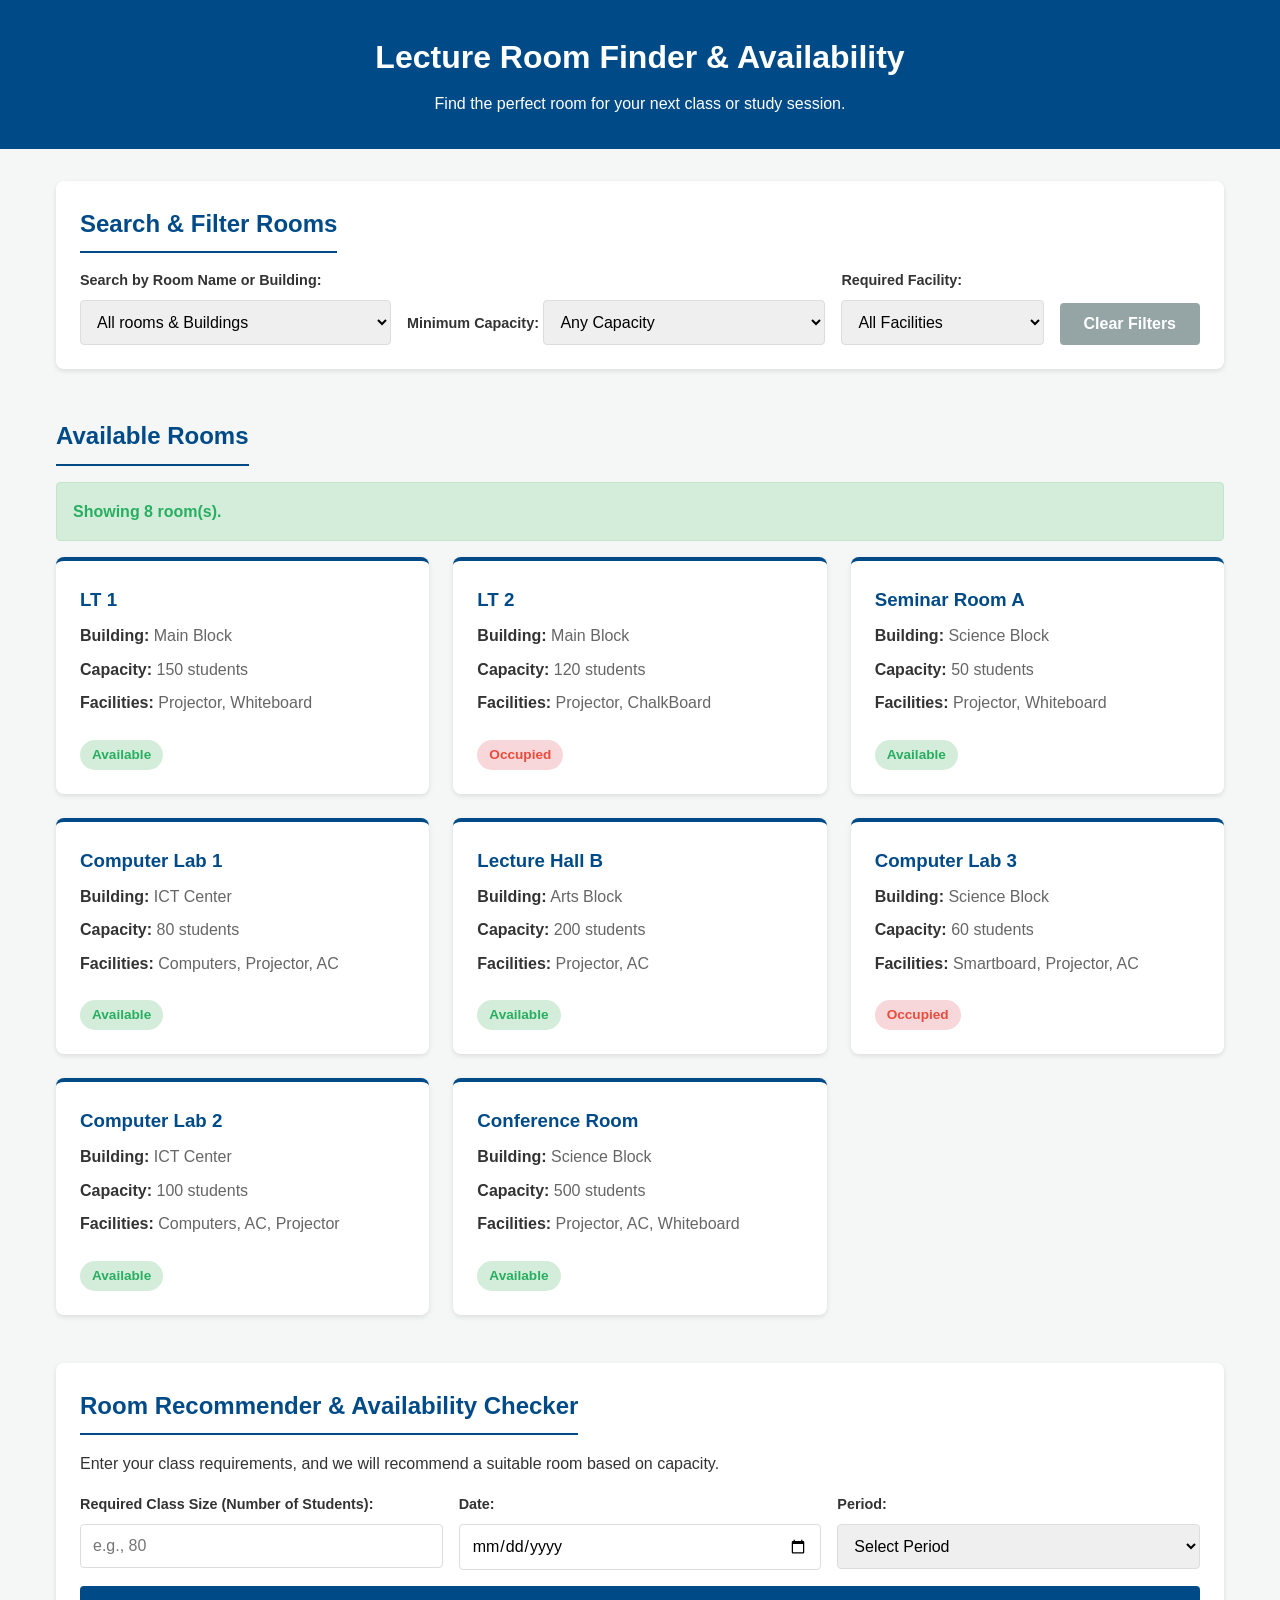
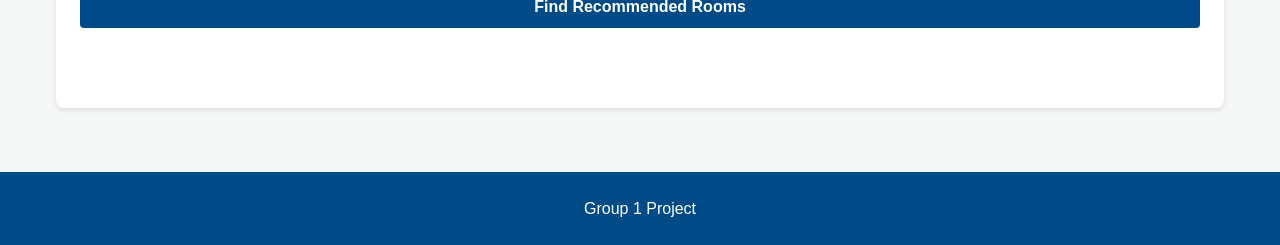
<file: index.html>
<!DOCTYPE html>
<html lang="en">
<head>
    <meta charset="UTF-8">
    <meta name="viewport" content="width=device-width, initial-scale=1.0">
    <title>Group 1: Lecture Room Finder</title>
    <link rel="stylesheet" href="CSS/styles.css">
</head>
<body>

    <!-- Header Section -->
    <header>
        <h1>Lecture Room Finder & Availability</h1>
        <p>Find the perfect room for your next class or study session.</p>
    </header>

    <main>
        <!-- SECTION 1: Search and Filter -->
        <section class="controls-section" aria-labelledby="search-heading">
            <h2 id="search-heading">Search & Filter Rooms</h2>
            
            <div class="filter-group">
                <div class="input-wrapper">
    <label for="search-input">Search by Room Name or Building:</label>
    <select id="search-input">
        <option value="">All rooms & Buildings</option>
        <option value="Main Block">Main Block</option>
        <option value="Science Block">Science Block</option>
        <option value="ICT Center">ICT Center (Largest)</option>
        <option value="Arts Block">Arts Block</option>
        <option value="LT 1">LT 1 (capacity:150)</option>
        <option value="LT 2">LT 2 (capacity:120-Largest)</option>
        <option value="Seminar Room A">Seminar Room A</option>
        <option value="Computer Lab 1">Computer lab 1</option>
        <option value="Lecture Hall B">Lecture Hall B (capacity:200-Largest)</option>
        <option value="Computer Lab 3">Computer Lab 3</option>
        <option value="Computer Lab 2">Computer Lab 2</option>
        <option value="Conference Room">Conference Room</option>
    </select>
</div>
            
                <div class=""input-wrapper>
                 <label for="capacity-filter">Minimum Capacity:</label>
                 <select id="capacity-filter">
                    <option value="">Any Capacity</option>
                    <option value="25">25+ students</option>
                    <option value="50">50+ students</option>
                    <option value="100">100+ students (Rooms 2.2 & 3.7)</option>
                    <option value="150">150+ students (largest)</option>
                 </select>
                    </div>

                <div class="input-wrapper">
                    <label for="facility-filter">Required Facility:</label>
                    <select id="facility-filter">
                        <option value="">All Facilities</option>
                        <option value="Projector">Projector</option>
                        <option value="AC">Air Conditioning</option>
                        <option value="Smartboard">Whiteboard</option>
                        <option value="Computers">Computers</option>
                    </select>
                </div>
                
                <button id="clear-filters" class="btn-secondary">Clear Filters</button>
            </div>
        </section>

        <!-- SECTION 2: Room Display -->
        <section aria-labelledby="results-heading">
            <h2 id="results-heading">Available Rooms</h2>
            
            <!-- Status message for empty/error/success states -->
            <div id="status-message" aria-live="polite"></div>

            <!-- CSS Grid container for room cards -->
            <div id="room-container" class="room-grid">
                <!-- Rooms will be injected here by JavaScript -->
            </div>
        </section>

        <!-- SECTION 3: Form & Recommendation -->
        <section class="recommender-section" aria-labelledby="recommender-heading">
            <h2 id="recommender-heading">Room Recommender & Availability Checker</h2>
            <p>Enter your class requirements, and we will recommend a suitable room based on capacity.</p>
            
            <form id="recommender-form">
                <div class="form-group">
                    <label for="required-capacity">Required Class Size (Number of Students):</label>
                    <input type="number" id="required-capacity" required min="1" placeholder="e.g., 80">
                </div>
                
                <div class="form-group">
                    <label for="preferred-date">Date:</label>
                    <input type="date" id="preferred-date" required>
                </div>

                <div class="form-group">
                    <label for="preferred-period">Period:</label>
                    <select id="preferred-period" required>
                        <option value="">Select Period</option>
                        <option value="Morning">Morning (8:00 - 12:00)</option>
                        <option value="Afternoon">Afternoon (13:00 - 17:00)</option>
                        <option value="Evening">Evening (18:00 - 21:00)</option>
                    </select>
                </div>

                <button type="submit" class="btn-primary">Find Recommended Rooms</button>
            </form>

            <div id="recommendation-result" aria-live="polite"></div>
        </section>
    </main>

    <footer>
        <P>Group 1 Project</p>
    </footer>

    <script src="js/script.js"></script>
</body>
</html>
</file>
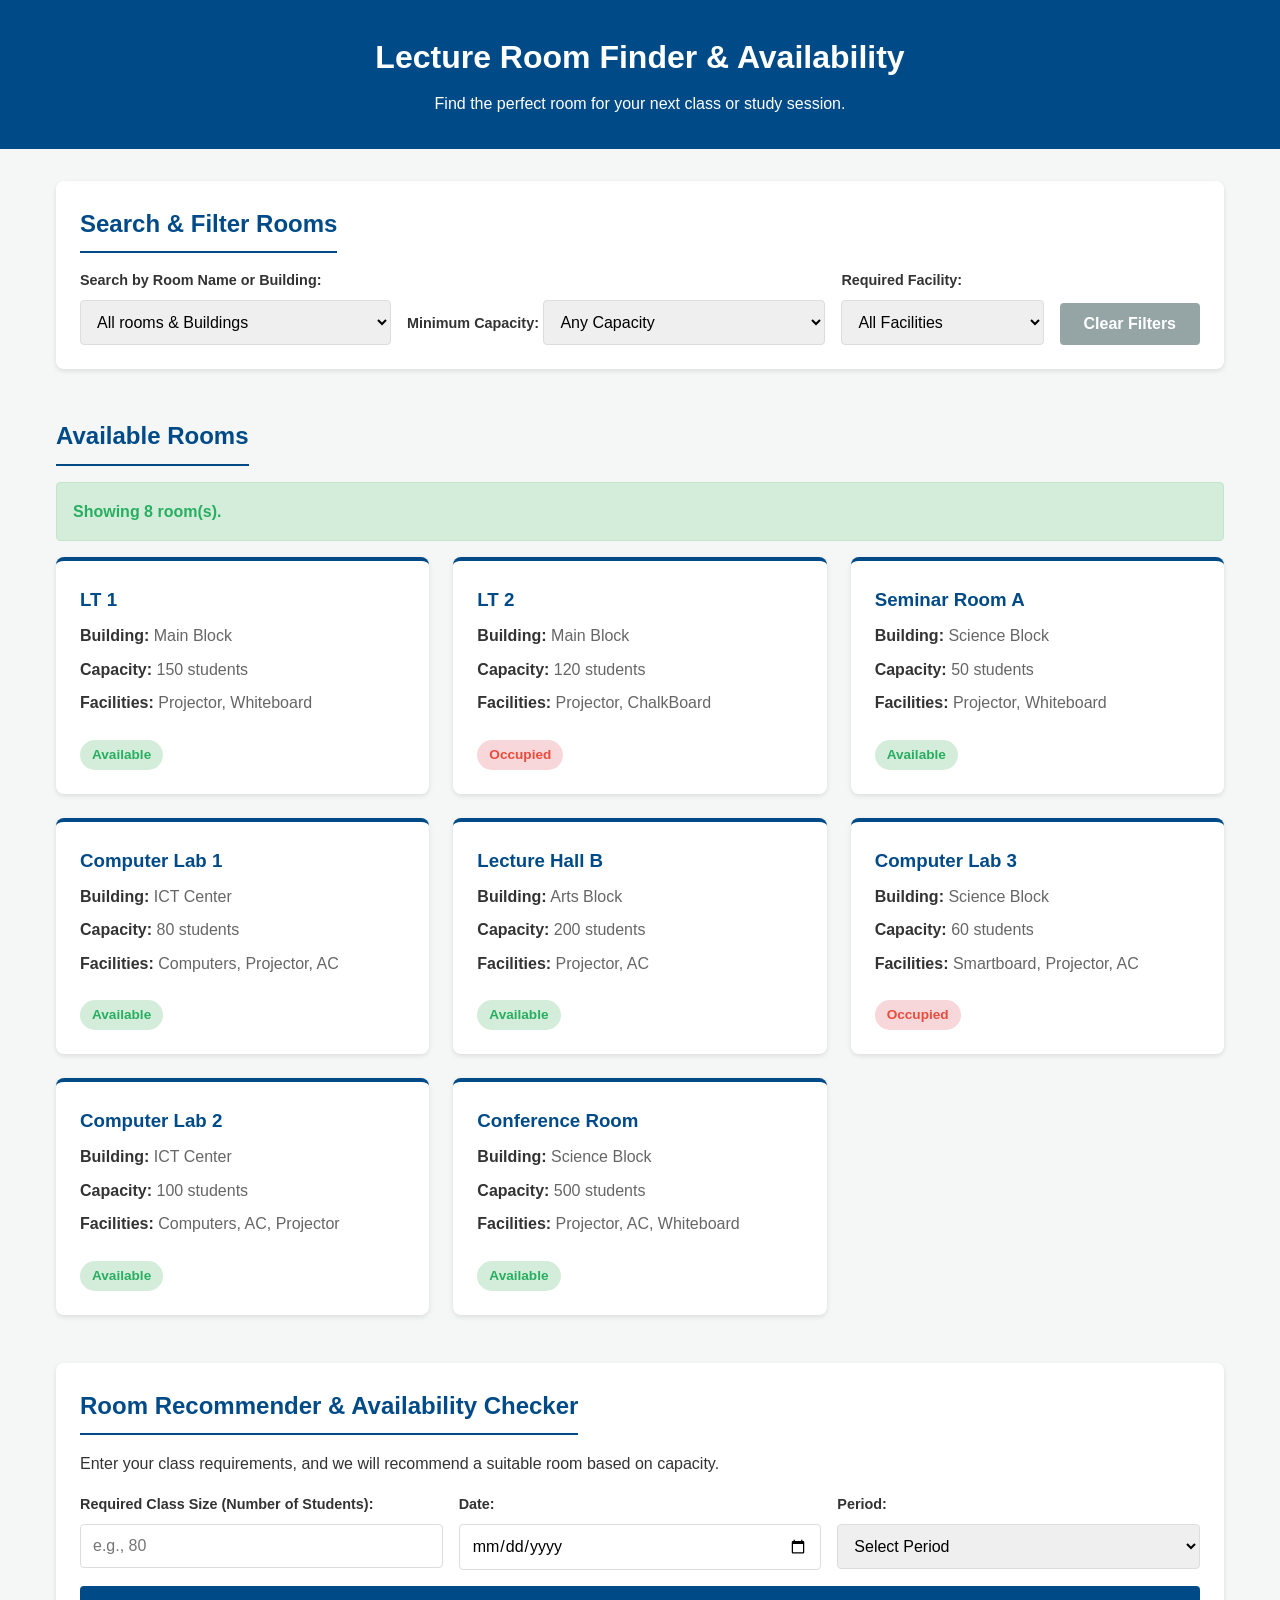
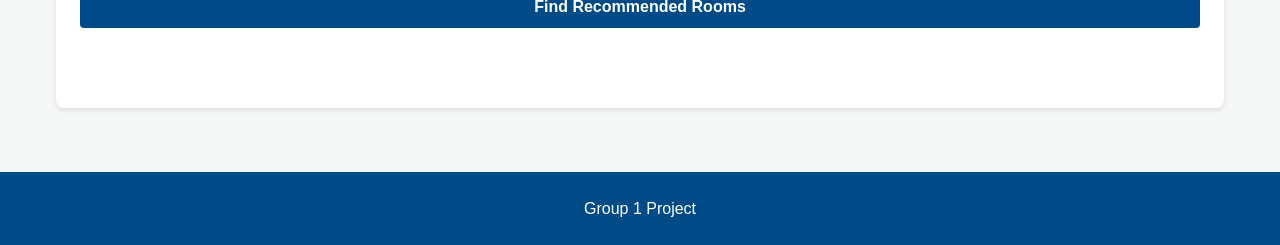
<file: GROUP ONE/index.html>
<!DOCTYPE html>
<html lang="en">
<head>
    <meta charset="UTF-8">
    <meta name="viewport" content="width=device-width, initial-scale=1.0">
    <title>Group 1: Lecture Room Finder</title>
    <link rel="stylesheet" href="style.css">
</head>
<body>

    <!-- Header Section -->
    <header>
        <h1>Lecture Room Finder & Availability</h1>
        <p>Find the perfect room for your next class or study session.</p>
    </header>

    <main>
        <!-- SECTION 1: Search and Filter -->
        <section class="controls-section" aria-labelledby="search-heading">
            <h2 id="search-heading">Search & Filter Rooms</h2>
            
            <div class="filter-group">
                <div class="input-wrapper">
    <label for="search-input">Search by Room Name or Building:</label>
    <select id="search-input">
        <option value="">All rooms & Buildings</option>
        <option value="Main Block">Main Block</option>
        <option value="Science Block">Science Block</option>
        <option value="ICT Center">ICT Center (Largest)</option>
        <option value="Arts Block">Arts Block</option>
        <option value="LT 1">LT 1 (capacity:150)</option>
        <option value="LT 2">LT 2 (capacity:120-Largest)</option>
        <option value="Seminar Room A">Seminar Room A</option>
        <option value="Computer Lab 1">Computer lab 1</option>
        <option value="Lecture Hall B">Lecture Hall B (capacity:200-Largest)</option>
        <option value="Computer Lab 3">Computer Lab 3</option>
        <option value="Computer Lab 2">Computer Lab 2</option>
        <option value="Conference Room">Conference Room</option>
    </select>
</div>
            
                <div class=""input-wrapper>
                 <label for="capacity-filter">Minimum Capacity:</label>
                 <select id="capacity-filter">
                    <option value="">Any Capacity</option>
                    <option value="25">25+ students</option>
                    <option value="50">50+ students</option>
                    <option value="100">100+ students (Rooms 2.2 & 3.7)</option>
                    <option value="150">150+ students (largest)</option>
                 </select>
                    </div>

                <div class="input-wrapper">
                    <label for="facility-filter">Required Facility:</label>
                    <select id="facility-filter">
                        <option value="">All Facilities</option>
                        <option value="Projector">Projector</option>
                        <option value="AC">Air Conditioning</option>
                        <option value="Smartboard">Whiteboard</option>
                        <option value="Computers">Computers</option>
                    </select>
                </div>
                
                <button id="clear-filters" class="btn-secondary">Clear Filters</button>
            </div>
        </section>

        <!-- SECTION 2: Room Display -->
        <section aria-labelledby="results-heading">
            <h2 id="results-heading">Available Rooms</h2>
            
            <!-- Status message for empty/error/success states -->
            <div id="status-message" aria-live="polite"></div>

            <!-- CSS Grid container for room cards -->
            <div id="room-container" class="room-grid">
                <!-- Rooms will be injected here by JavaScript -->
            </div>
        </section>

        <!-- SECTION 3: Form & Recommendation -->
        <section class="recommender-section" aria-labelledby="recommender-heading">
            <h2 id="recommender-heading">Room Recommender & Availability Checker</h2>
            <p>Enter your class requirements, and we will recommend a suitable room based on capacity.</p>
            
            <form id="recommender-form">
                <div class="form-group">
                    <label for="required-capacity">Required Class Size (Number of Students):</label>
                    <input type="number" id="required-capacity" required min="1" placeholder="e.g., 80">
                </div>
                
                <div class="form-group">
                    <label for="preferred-date">Date:</label>
                    <input type="date" id="preferred-date" required>
                </div>

                <div class="form-group">
                    <label for="preferred-period">Period:</label>
                    <select id="preferred-period" required>
                        <option value="">Select Period</option>
                        <option value="Morning">Morning (8:00 - 12:00)</option>
                        <option value="Afternoon">Afternoon (13:00 - 17:00)</option>
                        <option value="Evening">Evening (18:00 - 21:00)</option>
                    </select>
                </div>

                <button type="submit" class="btn-primary">Find Recommended Rooms</button>
            </form>

            <div id="recommendation-result" aria-live="polite"></div>
        </section>
    </main>

    <footer>
        <P>Group 1 Project</p>
    </footer>

    <script src="script.js"></script>
</body>
</html>
</file>
<file: CSS/styles.css>
/* Global Reset */
* {
    box-sizing: border-box;
    margin: 0;
    padding: 0;
}

body {
    font-family: 'Segoe UI', Tahoma, Geneva, Verdana, sans-serif;
    line-height: 1.6;
    background-color: #f4f7f6;
    color: #333;
}

/* Typography & Colors */
:root {
    --primary-color: #004b87; /* University Blue */
    --secondary-color: #f39c12;
    --text-light: #666;
    --bg-white: #ffffff;
    --border-color: #ddd;
    --success-color: #27ae60;
    --error-color: #e74c3c;
}

header {
    background-color: var(--primary-color);
    color: white;
    padding: 2rem 1rem;
    text-align: center;
}

header h1 {
    margin-bottom: 0.5rem;
}

main {
    max-width: 1200px;
    margin: 0 auto;
    padding: 2rem 1rem;
    display: flex;
    flex-direction: column;
    gap: 3rem;
}

h2 {
    color: var(--primary-color);
    margin-bottom: 1rem;
    border-bottom: 2px solid var(--primary-color);
    display: inline-block;
    padding-bottom: 0.5rem;
}

/* --- Section 1: Controls & Filters --- */
.controls-section {
    background-color: var(--bg-white);
    padding: 1.5rem;
    border-radius: 8px;
    box-shadow: 0 2px 5px rgba(0,0,0,0.1);
}

.filter-group {
    display: flex;
    flex-wrap: wrap; /* Flexbox for responsiveness */
    gap: 1rem;
    align-items: flex-end;
}

.input-wrapper {
    display: flex;
    flex-direction: column;
    flex: 1 1 200px; /* Grow, shrink, basis */
}

label {
    font-weight: bold;
    margin-bottom: 0.5rem;
    font-size: 0.9rem;
}

input, select {
    padding: 0.75rem;
    border: 1px solid var(--border-color);
    border-radius: 4px;
    font-size: 1rem;
    font-family: inherit;
}

input:focus, select:focus {
    outline: 2px solid var(--secondary-color);
}

button {
    padding: 0.75rem 1.5rem;
    border: none;
    border-radius: 4px;
    cursor: pointer;
    font-size: 1rem;
    font-weight: bold;
    transition: background-color 0.3s;
}

.btn-primary {
    background-color: var(--primary-color);
    color: white;
}

.btn-primary:hover{
    background-color:#003366;
}

.btn-secondary {
    background-color: #95a5a6;
    color: white;
}

.btn-secondary:hover {
    background-color: #7f8c8d;
}

/* --- Section 2: Room Display (CSS Grid) --- */
.room-grid {
    display: grid;
    grid-template-columns: repeat(auto-fit, minmax(300px, 1fr));
    gap: 1.5rem;
}

.room-card {
    background-color: var(--bg-white);
    border-radius: 8px;
    padding: 1.5rem;
    box-shadow: 0 2px 5px rgba(0,0,0,0.1);
    border-top: 4px solid var(--primary-color);
    display: flex;
    flex-direction: column;
    justify-content: space-between;
}

.room-card h3 {
    color: var(--primary-color);
    margin-bottom: 0.5rem;
}

.room-details p {
    margin-bottom: 0.5rem;
    color: var(--text-light);
}

.room-details strong {
    color: #333;
}

.status-badge {
    display: inline-block;
    padding: 0.25rem 0.75rem;
    border-radius: 20px;
    font-size: 0.85rem;
    font-weight: bold;
    margin-top: 1rem;
    align-self: flex-start;
}

.status-available {
    background-color: #d4edda;
    color: var(--success-color);
}

.status-occupied {
    background-color: #f8d7da;
    color: var(--error-color);
}

/* Status Message (Empty, Error, Success) */
#status-message {
    padding: 1rem;
    margin-bottom: 1rem;
    border-radius: 4px;
    display: none; /* Hidden by default */
    font-weight: bold;
}

.status-error {
    display: block !important;
    background-color: #f8d7da;
    color: var(--error-color);
    border: 1px solid #f5c6cb;
}

.status-success {
    display: block !important;
    background-color: #d4edda;
    color: var(--success-color);
    border: 1px solid #c3e6cb;
}

/* --- Section 3: Recommender Form --- */
.recommender-section {
    background-color: var(--bg-white);
    padding: 1.5rem;
    border-radius: 8px;
    box-shadow: 0 2px 5px rgba(0,0,0,0.1);
}

#recommender-form {
    display: flex;
    flex-wrap: wrap;
    gap: 1rem;
    margin-top: 1rem;
}

.form-group {
    display: flex;
    flex-direction: column;
    flex: 1 1 200px;
}

#recommender-form button {
    align-self: flex-end;
    flex: 1 1 100%;
}

#recommendation-result {
    margin-top: 1.5rem;
    padding: 1rem;
    border-radius: 4px;
    font-weight: bold;
}

.rec-success {
    background-color: #d4edda;
    color: var(--success-color);
    border: 1px solid #c3e6cb;
}

.rec-error {
    background-color: #f8d7da;
    color: var(--error-color);
    border: 1px solid #f5c6cb;
}

footer {
    text-align: center;
    padding: 1.5rem;
    background-color: var(--primary-color);
    color: white;
    margin-top: 2rem;
}

/* --- Responsive Layout for Mobile & Tablet --- */
@media (max-width: 768px) {
    .filter-group, #recommender-form {
        flex-direction: column;
    }
    
    .btn-secondary {
        width: 100%;
    }
    
    main {
        padding: 1rem;
        gap: 2rem;
    }
}
</file>
<file: GROUP ONE/style.css>
/* Global Reset */
* {
    box-sizing: border-box;
    margin: 0;
    padding: 0;
}

body {
    font-family: 'Segoe UI', Tahoma, Geneva, Verdana, sans-serif;
    line-height: 1.6;
    background-color: #f4f7f6;
    color: #333;
}

/* Typography & Colors */
:root {
    --primary-color: #004b87; /* University Blue */
    --secondary-color: #f39c12;
    --text-light: #666;
    --bg-white: #ffffff;
    --border-color: #ddd;
    --success-color: #27ae60;
    --error-color: #e74c3c;
}

header {
    background-color: var(--primary-color);
    color: white;
    padding: 2rem 1rem;
    text-align: center;
}

header h1 {
    margin-bottom: 0.5rem;
}

main {
    max-width: 1200px;
    margin: 0 auto;
    padding: 2rem 1rem;
    display: flex;
    flex-direction: column;
    gap: 3rem;
}

h2 {
    color: var(--primary-color);
    margin-bottom: 1rem;
    border-bottom: 2px solid var(--primary-color);
    display: inline-block;
    padding-bottom: 0.5rem;
}

/* --- Section 1: Controls & Filters --- */
.controls-section {
    background-color: var(--bg-white);
    padding: 1.5rem;
    border-radius: 8px;
    box-shadow: 0 2px 5px rgba(0,0,0,0.1);
}

.filter-group {
    display: flex;
    flex-wrap: wrap; /* Flexbox for responsiveness */
    gap: 1rem;
    align-items: flex-end;
}

.input-wrapper {
    display: flex;
    flex-direction: column;
    flex: 1 1 200px; /* Grow, shrink, basis */
}

label {
    font-weight: bold;
    margin-bottom: 0.5rem;
    font-size: 0.9rem;
}

input, select {
    padding: 0.75rem;
    border: 1px solid var(--border-color);
    border-radius: 4px;
    font-size: 1rem;
    font-family: inherit;
}

input:focus, select:focus {
    outline: 2px solid var(--secondary-color);
}

button {
    padding: 0.75rem 1.5rem;
    border: none;
    border-radius: 4px;
    cursor: pointer;
    font-size: 1rem;
    font-weight: bold;
    transition: background-color 0.3s;
}

.btn-primary {
    background-color: var(--primary-color);
    color: white;
}

.btn-primary:hover {
    background-color: #003366;
}

.btn-secondary {
    background-color: #95a5a6;
    color: white;
}

.btn-secondary:hover {
    background-color: #7f8c8d;
}

/* --- Section 2: Room Display (CSS Grid) --- */
.room-grid {
    display: grid;
    grid-template-columns: repeat(auto-fit, minmax(300px, 1fr));
    gap: 1.5rem;
}

.room-card {
    background-color: var(--bg-white);
    border-radius: 8px;
    padding: 1.5rem;
    box-shadow: 0 2px 5px rgba(0,0,0,0.1);
    border-top: 4px solid var(--primary-color);
    display: flex;
    flex-direction: column;
    justify-content: space-between;
}

.room-card h3 {
    color: var(--primary-color);
    margin-bottom: 0.5rem;
}

.room-details p {
    margin-bottom: 0.5rem;
    color: var(--text-light);
}

.room-details strong {
    color: #333;
}

.status-badge {
    display: inline-block;
    padding: 0.25rem 0.75rem;
    border-radius: 20px;
    font-size: 0.85rem;
    font-weight: bold;
    margin-top: 1rem;
    align-self: flex-start;
}

.status-available {
    background-color: #d4edda;
    color: var(--success-color);
}

.status-occupied {
    background-color: #f8d7da;
    color: var(--error-color);
}

/* Status Message (Empty, Error, Success) */
#status-message {
    padding: 1rem;
    margin-bottom: 1rem;
    border-radius: 4px;
    display: none; /* Hidden by default */
    font-weight: bold;
}

.status-error {
    display: block !important;
    background-color: #f8d7da;
    color: var(--error-color);
    border: 1px solid #f5c6cb;
}

.status-success {
    display: block !important;
    background-color: #d4edda;
    color: var(--success-color);
    border: 1px solid #c3e6cb;
}

/* --- Section 3: Recommender Form --- */
.recommender-section {
    background-color: var(--bg-white);
    padding: 1.5rem;
    border-radius: 8px;
    box-shadow: 0 2px 5px rgba(0,0,0,0.1);
}

#recommender-form {
    display: flex;
    flex-wrap: wrap;
    gap: 1rem;
    margin-top: 1rem;
}

.form-group {
    display: flex;
    flex-direction: column;
    flex: 1 1 200px;
}

#recommender-form button {
    align-self: flex-end;
    flex: 1 1 100%;
}

#recommendation-result {
    margin-top: 1.5rem;
    padding: 1rem;
    border-radius: 4px;
    font-weight: bold;
}

.rec-success {
    background-color: #d4edda;
    color: var(--success-color);
    border: 1px solid #c3e6cb;
}

.rec-error {
    background-color: #f8d7da;
    color: var(--error-color);
    border: 1px solid #f5c6cb;
}

footer {
    text-align: center;
    padding: 1.5rem;
    background-color: var(--primary-color);
    color: white;
    margin-top: 2rem;
}

/* --- Responsive Layout for Mobile & Tablet --- */
@media (max-width: 768px) {
    .filter-group, #recommender-form {
        flex-direction: column;
    }
    
    .btn-secondary {
        width: 100%;
    }
    
    main {
        padding: 1rem;
        gap: 2rem;
    }
}
</file>
